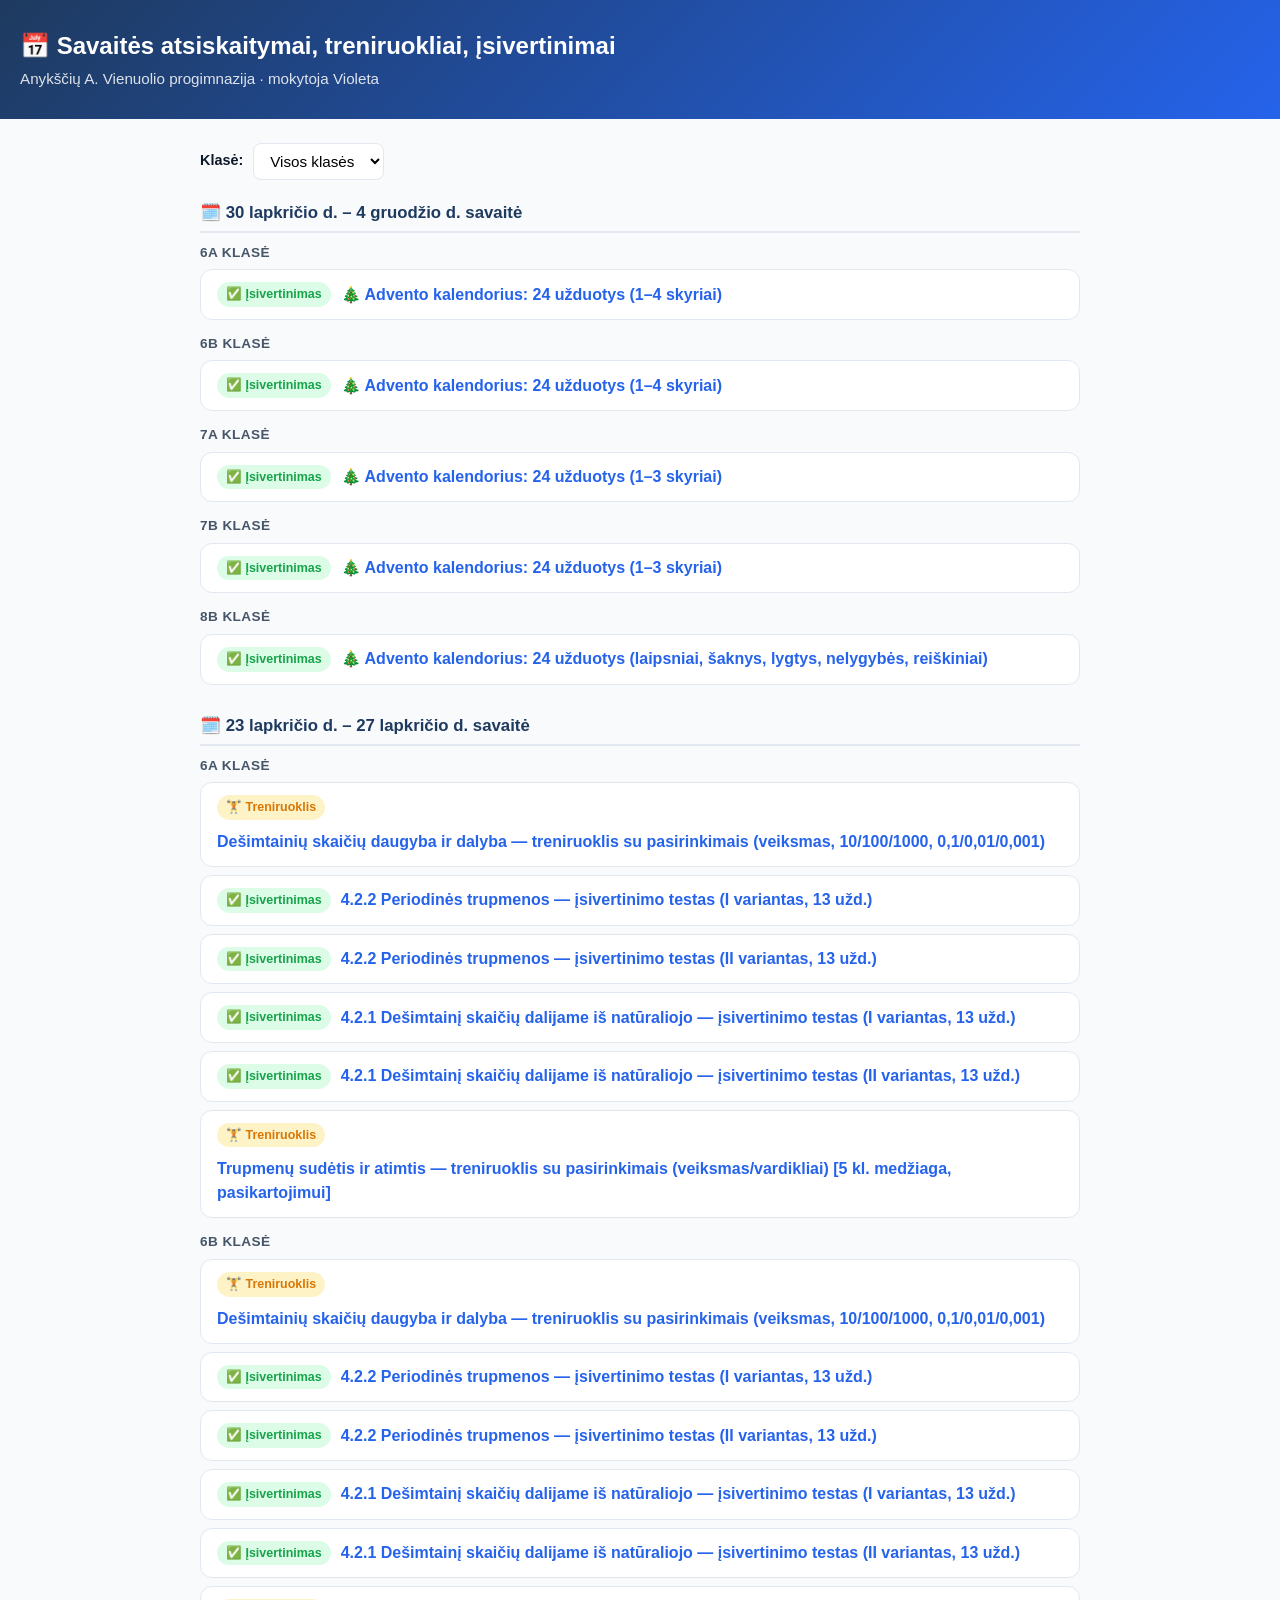
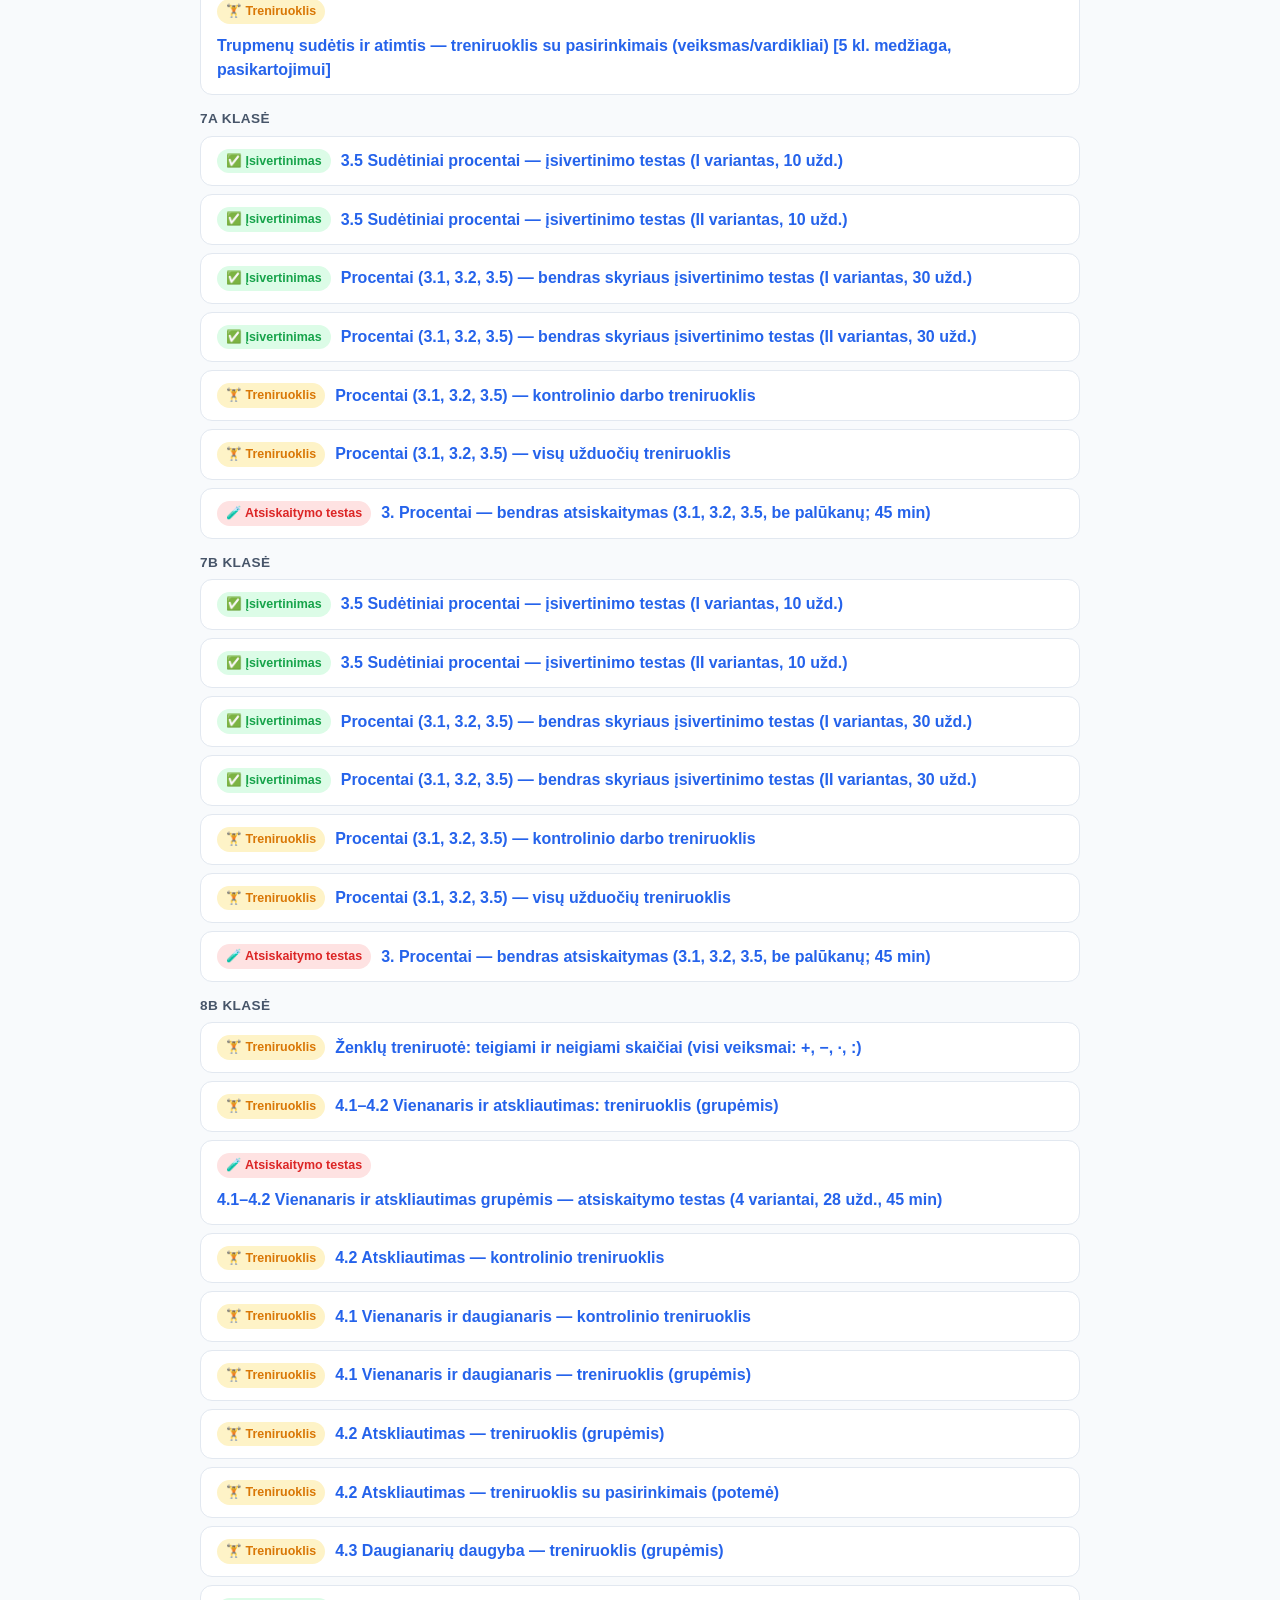
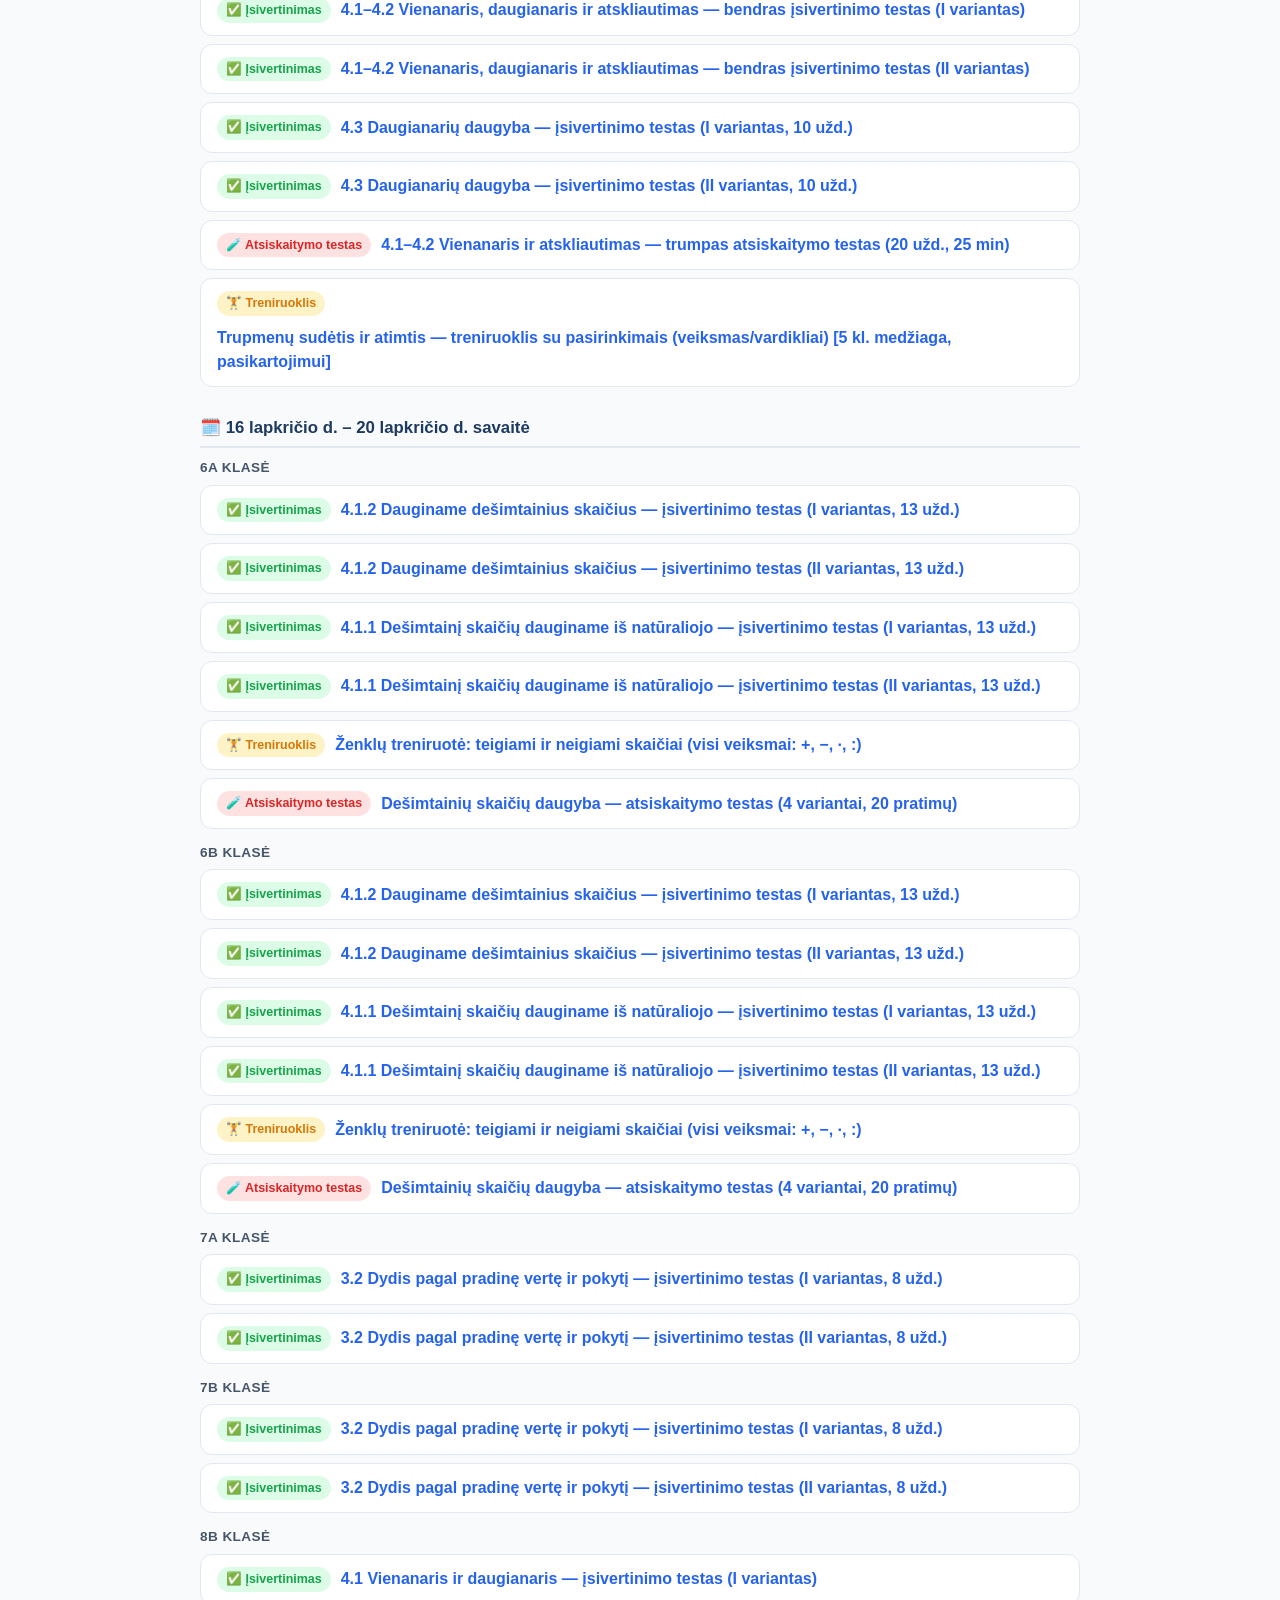
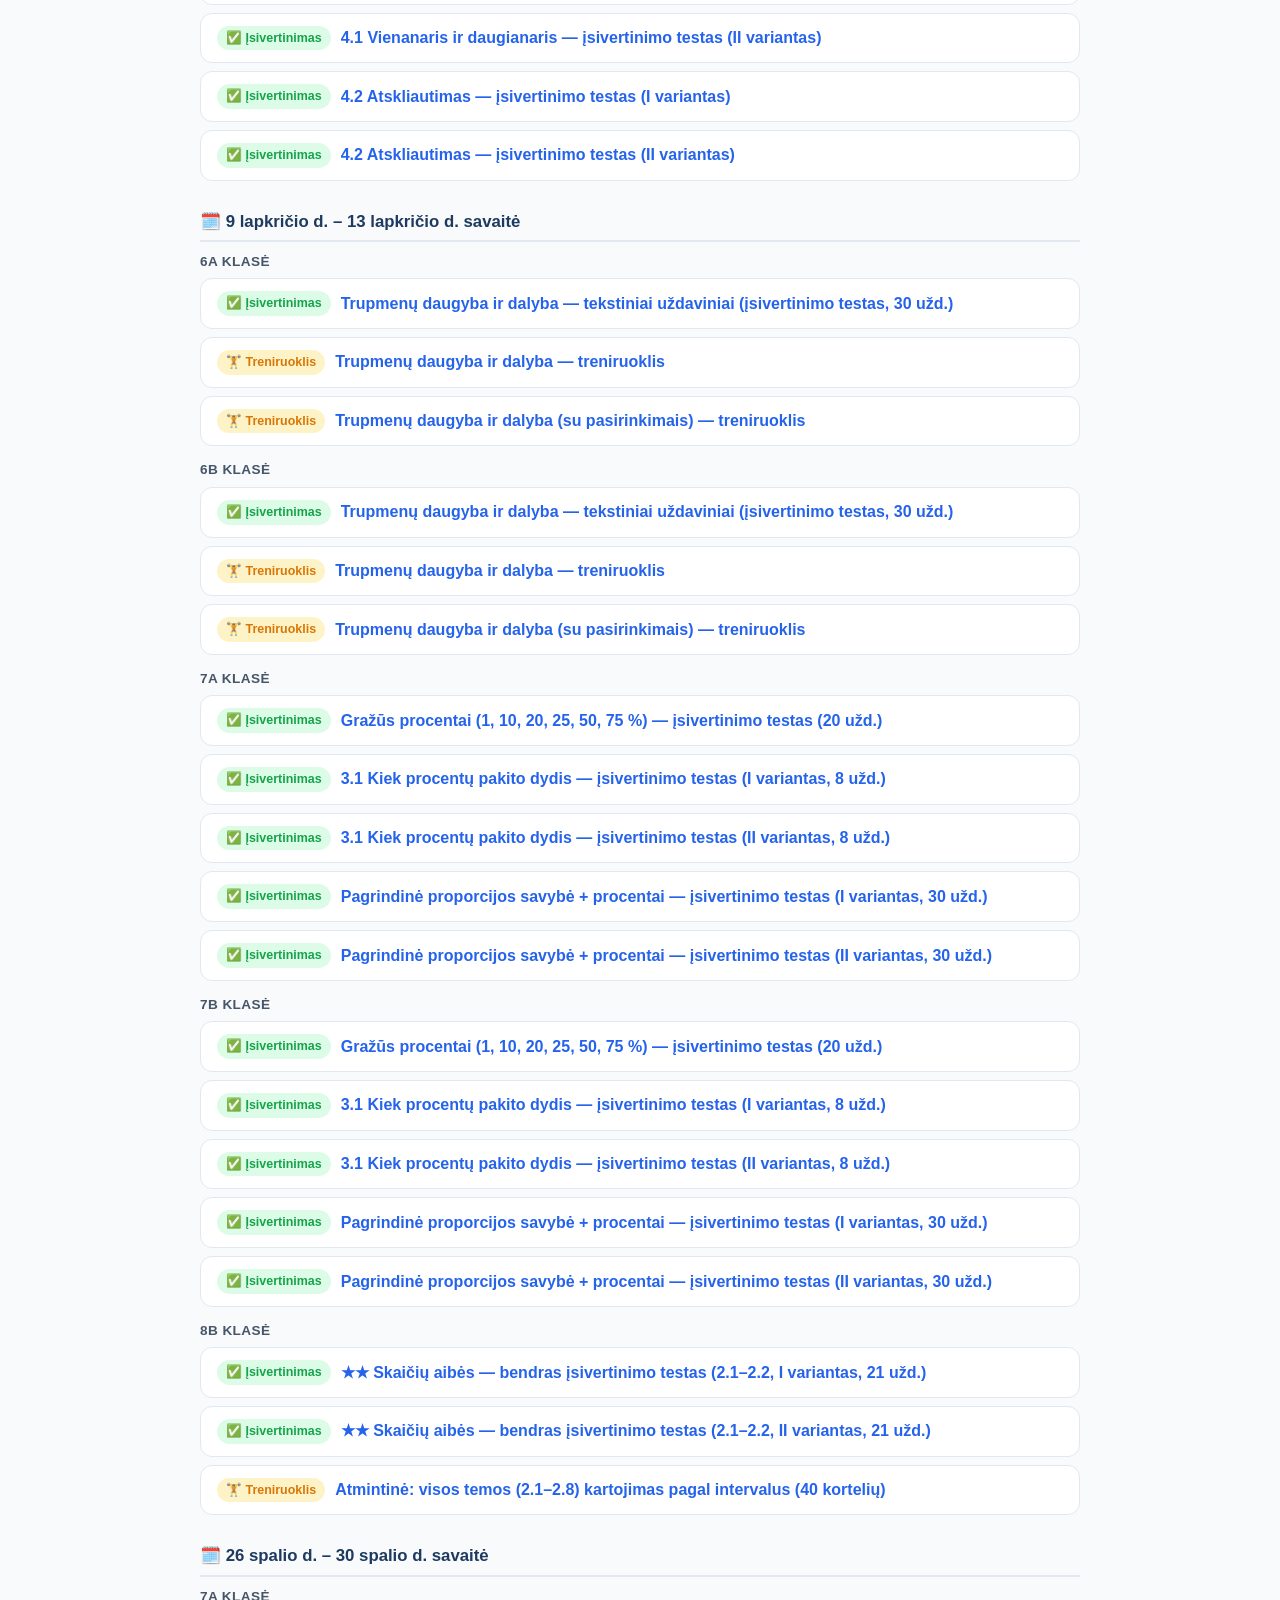
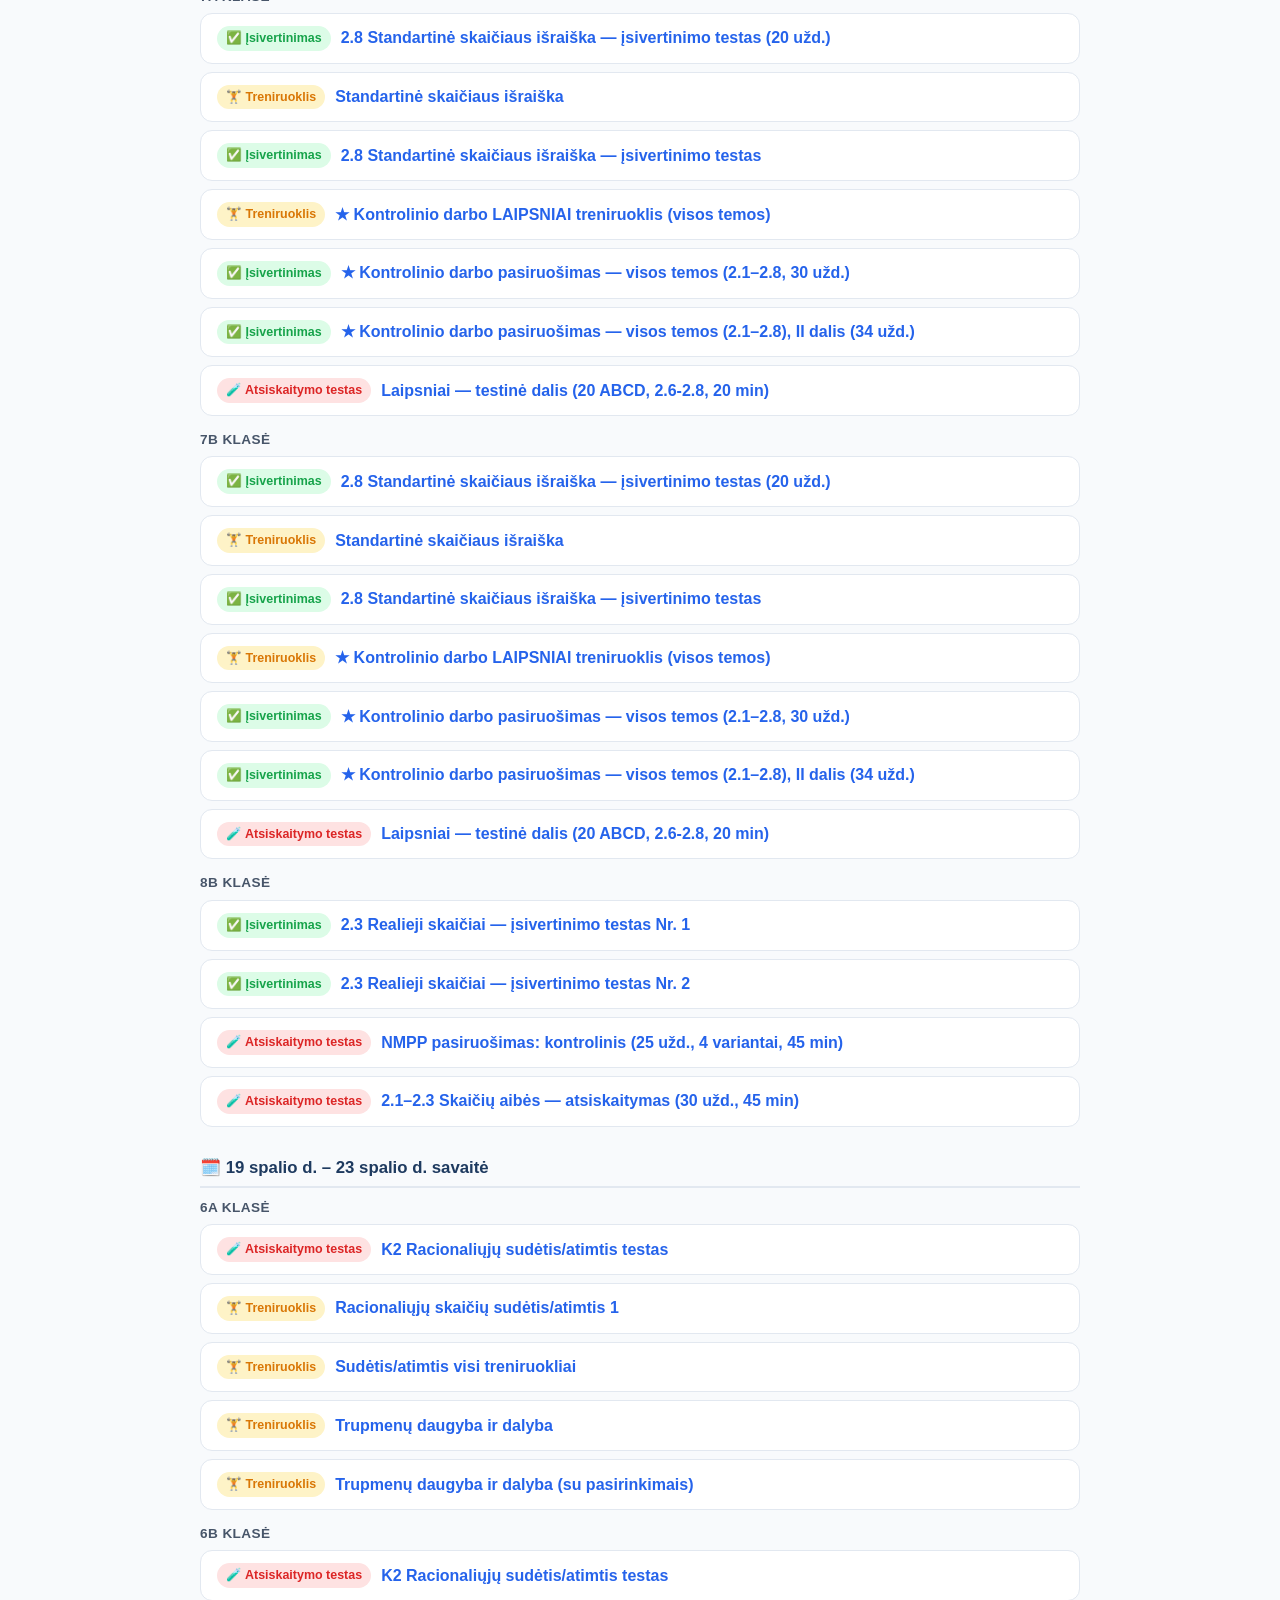
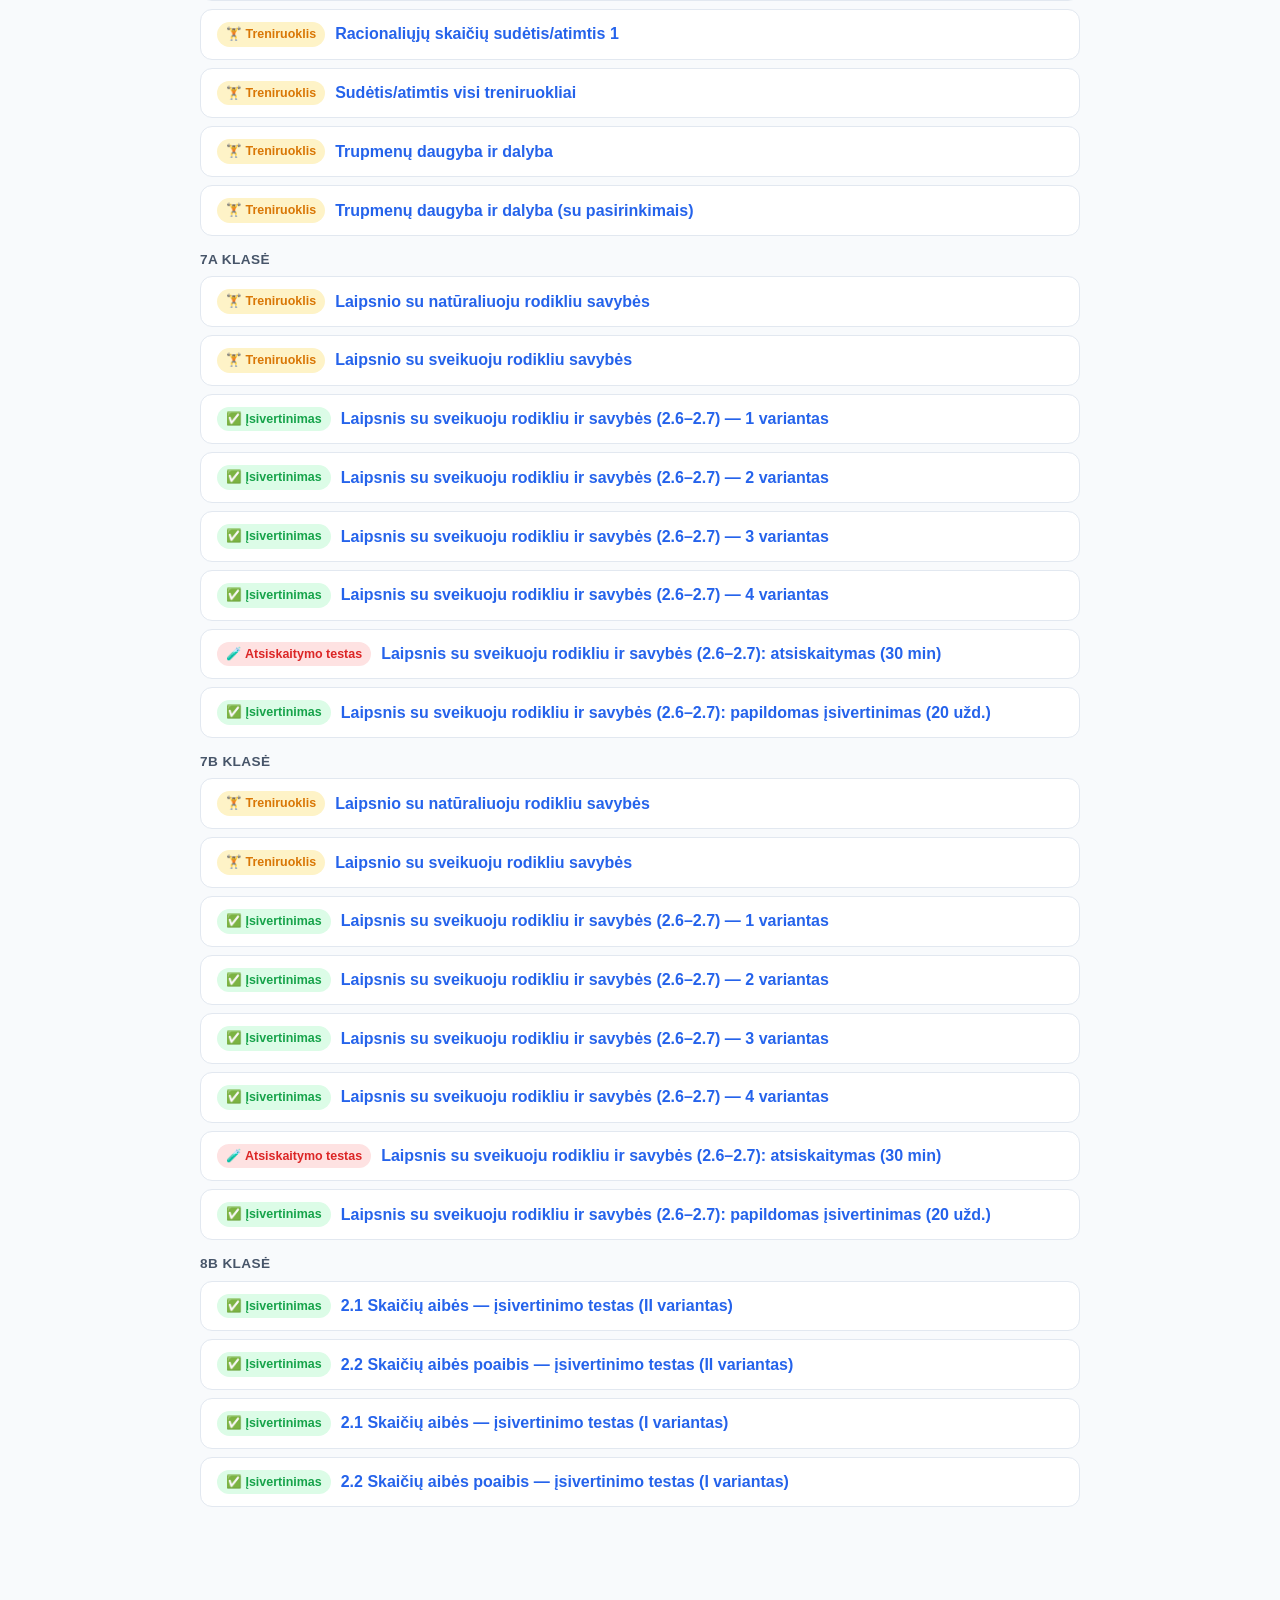
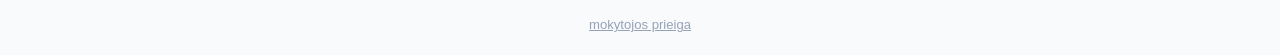
<file: index.html>
<!doctype html>
<html lang="lt">
<head>
<meta charset="UTF-8">
<meta name="viewport" content="width=device-width, initial-scale=1">
<title>Mokyklos atsiskaitymai — Mokytoja Violeta</title>
<link rel="stylesheet" href="assets/style.css">
</head>
<body>

<header class="site-header">
  <h1>📅 Savaitės atsiskaitymai, treniruokliai, įsivertinimai</h1>
  <p>Anykščių A. Vienuolio progimnazija · mokytoja Violeta</p>
</header>

<main>
  <div class="toolbar">
    <label for="klase-filter" style="font-weight:600; font-size:0.9rem;">Klasė:</label>
    <select id="klase-filter">
      <option value="">Visos klasės</option>
    </select>
  </div>

  <div id="content">
    <p class="empty-state">Kraunama…</p>
  </div>
</main>

<footer>
  <a href="admin.html" style="color:inherit;">mokytojos prieiga</a>
</footer>

<script src="assets/shared.js"></script>
<script>
let ALL_ITEMS = [];

function render() {
  const klaseSel = document.getElementById("klase-filter").value;
  const content = document.getElementById("content");

  const visible = ALL_ITEMS.filter(it => it.busena === "paskelbta");
  const filtered = klaseSel
    ? visible.filter(it => it.klase === klaseSel || it.klase === "visos")
    : visible;

  if (!filtered.length) {
    content.innerHTML = `<p class="empty-state">Kol kas nieko nepaskelbta${klaseSel ? " " + klaseSel.toUpperCase() + " klasei" : ""}.</p>`;
    return;
  }

  const grouped = groupByWeekAndClass(filtered);
  const savaites = Object.keys(grouped).sort().reverse();

  let html = "";
  for (const savaite of savaites) {
    html += `<div class="week-group"><h2 class="week-title">🗓️ ${savaitesEtikete(savaite)}</h2>`;
    const klasesSiojeSavaiteje = Object.keys(grouped[savaite]).sort();
    for (const klase of klasesSiojeSavaiteje) {
      const label = klase === "visos" ? "Visoms klasėms" : klase.toUpperCase() + " klasė";
      html += `<div class="class-group"><p class="class-title">${label}</p>`;
      for (const it of grouped[savaite][klase]) {
        const tipas = TIPAI[it.tipas] || { label: it.tipas, emoji: "📄", badge: "" };
        html += `
          <div class="item-card">
            <div class="item-info">
              <span class="badge ${tipas.badge}">${tipas.emoji} ${tipas.label}</span>
              <span class="item-name"><a href="${it.url}" target="_blank" rel="noopener">${it.pavadinimas}</a></span>
            </div>
          </div>`;
      }
      html += `</div>`;
    }
    html += `</div>`;
  }
  content.innerHTML = html;
}

async function init() {
  const sel = document.getElementById("klase-filter");
  for (const k of KLASES) {
    const opt = document.createElement("option");
    opt.value = k;
    opt.textContent = k.toUpperCase() + " klasė";
    sel.appendChild(opt);
  }
  sel.addEventListener("change", render);

  const saved = localStorage.getItem("pasirinkta_klase");
  if (saved) sel.value = saved;
  sel.addEventListener("change", () => localStorage.setItem("pasirinkta_klase", sel.value));

  try {
    const data = await fetchManifest();
    ALL_ITEMS = data.items || [];
    render();
  } catch (e) {
    document.getElementById("content").innerHTML =
      `<p class="empty-state">Nepavyko įkelti sąrašo. Pabandyk perkrauti puslapį.</p>`;
  }
}

init();
</script>

</body>
</html>
</file>
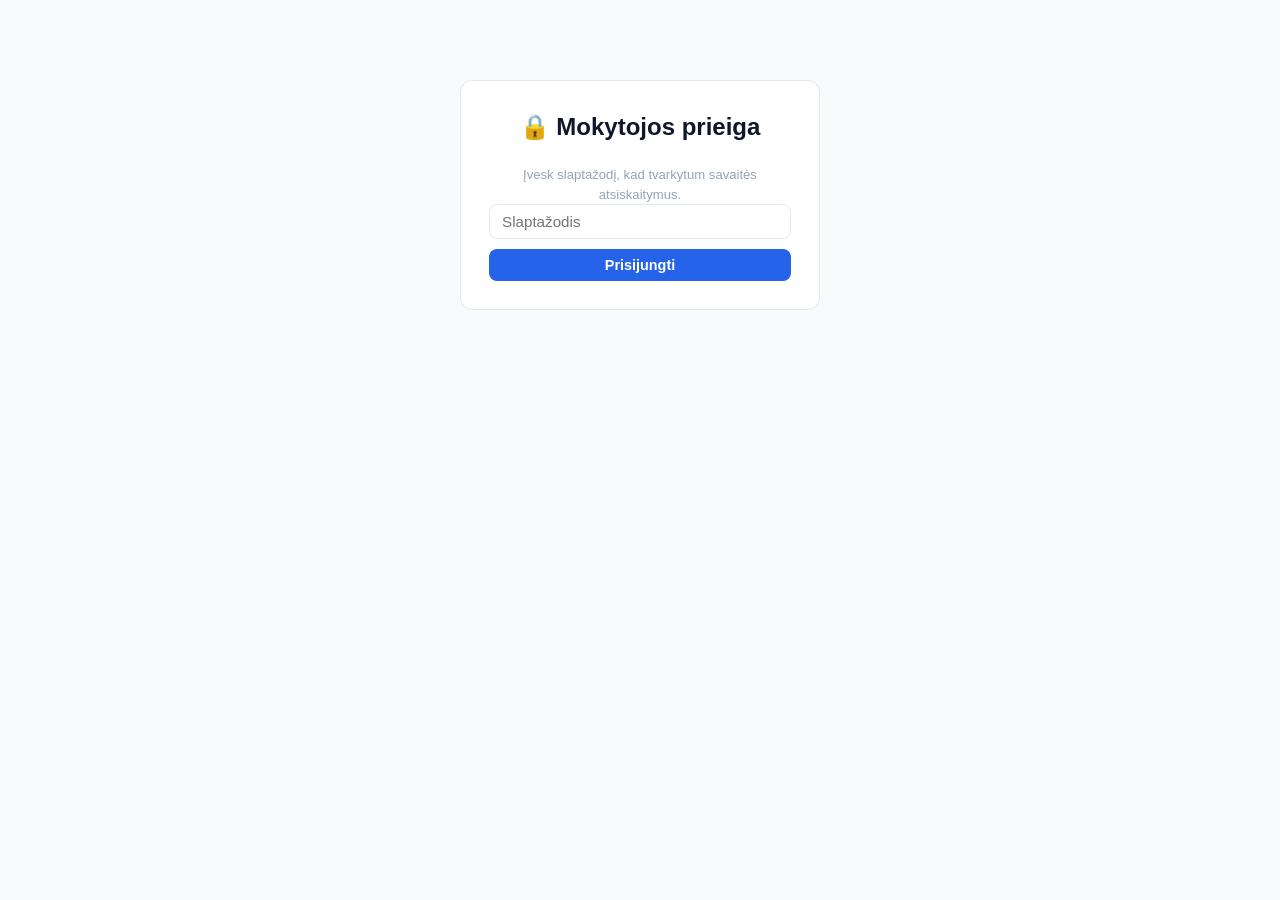
<file: admin.html>
<!doctype html>
<html lang="lt">
<head>
<meta charset="UTF-8">
<meta name="viewport" content="width=device-width, initial-scale=1">
<title>Mokytojos prieiga — Atsiskaitymai</title>
<link rel="stylesheet" href="assets/style.css">
</head>
<body>

<div id="lock" class="lock-screen">
  <h2>🔒 Mokytojos prieiga</h2>
  <p class="help-text">Įvesk slaptažodį, kad tvarkytum savaitės atsiskaitymus.</p>
  <input type="password" id="pwd" placeholder="Slaptažodis" style="width:100%; margin-bottom:10px;">
  <button class="btn-primary" id="unlock-btn" style="width:100%;">Prisijungti</button>
</div>

<div id="app" style="display:none;">
  <header class="site-header">
    <h1>🛠️ Mokytojos panelė</h1>
    <p>Pridėk, redaguok, paskelbk / paslėpk arba ištrink savaitės medžiagą</p>
  </header>

  <main>

    <div class="admin-panel">
      <h2>🔑 GitHub prieiga</h2>
      <p class="help-text">Reikia vieną kartą, kad pakeitimai galėtų įsirašyti į svetainę. Token'as saugomas TIK šioje naršyklėje.</p>
      <div class="form-grid">
        <label>Personal access token (repo scope)
          <input type="password" id="gh-token" placeholder="ghp_...">
        </label>
      </div>
      <button class="btn-ghost btn-sm" id="save-token-btn">Išsaugoti token'ą</button>
      <span id="token-status" class="help-text" style="margin-left:8px;"></span>
    </div>

    <div class="admin-panel">
      <h2 id="form-title">➕ Pridėti nuorodą</h2>
      <div class="form-grid">
        <label>Pavadinimas
          <input type="text" id="f-pavadinimas" placeholder="pvz. Laipsnio savybės — atsiskaitymas">
        </label>
        <label>Tipas
          <select id="f-tipas">
            <option value="atsiskaitymas">🧪 Atsiskaitymo testas</option>
            <option value="treniruoklis">🏋️ Treniruoklis</option>
            <option value="isivertinimas">✅ Įsivertinimas</option>
          </select>
        </label>
        <label>Klasė
          <select id="f-klase"></select>
        </label>
        <label>Savaitė (pirmadienis)
          <input type="date" id="f-savaite">
        </label>
        <label>Nuoroda (URL)
          <input type="url" id="f-url" placeholder="https://...">
        </label>
      </div>
      <div class="actions">
        <button class="btn-primary" id="save-item-btn">Pridėti nuorodą</button>
        <button class="btn-ghost" id="cancel-edit-btn" style="display:none;">Atšaukti redagavimą</button>
      </div>
    </div>

    <div class="admin-panel">
      <h2>📋 Visa medžiaga</h2>
      <div class="toolbar">
        <select id="klase-filter">
          <option value="">Visos klasės</option>
        </select>
      </div>
      <div id="list"><p class="empty-state">Kraunama…</p></div>
    </div>

    <div class="admin-panel">
      <h2>📊 Mokinių rezultatai</h2>
      <p class="help-text">Pažymiai pildomi per /classtime arba /github-vertinimai skill'us — čia tik skaitymui.</p>
      <div class="toolbar">
        <select id="r-klase">
          <option value="">Visos klasės</option>
        </select>
        <select id="r-data">
          <option value="">Visos datos</option>
        </select>
        <select id="r-darbas">
          <option value="">Visi darbai</option>
        </select>
        <input type="text" id="r-mokinys" placeholder="Mokinys (vardas/pavardė)">
        <button class="btn-ghost btn-sm" id="r-refresh-btn">🔄 Atnaujinti</button>
      </div>
      <div id="rezultatai-list"><p class="empty-state">Kraunama…</p></div>
      <p class="help-text" style="margin-top:12px;">Pilnos lentelės:</p>
      <div class="sheets-grid" id="sheets-grid"></div>
    </div>

  </main>
</div>

<script src="assets/shared.js"></script>
<script>
const ADMIN_PASSWORD = "violeta2026";
let MANIFEST_SHA = null;
let ALL_ITEMS = [];
let EDIT_ID = null;

// ---------- užraktas ----------
function tryUnlock() {
  const val = document.getElementById("pwd").value;
  if (val === ADMIN_PASSWORD) {
    localStorage.setItem("admin_unlocked", "1");
    showApp();
  } else {
    showToast("Neteisingas slaptažodis", true);
  }
}
document.getElementById("unlock-btn").addEventListener("click", tryUnlock);
document.getElementById("pwd").addEventListener("keydown", e => { if (e.key === "Enter") tryUnlock(); });

function showApp() {
  document.getElementById("lock").style.display = "none";
  document.getElementById("app").style.display = "block";
  initApp();
}

if (localStorage.getItem("admin_unlocked") === "1") showApp();

// ---------- GitHub token ----------
function getToken() { return localStorage.getItem("gh_token") || ""; }

document.getElementById("save-token-btn").addEventListener("click", () => {
  const t = document.getElementById("gh-token").value.trim();
  if (t) {
    localStorage.setItem("gh_token", t);
    document.getElementById("gh-token").value = "";
    showToast("Token'as išsaugotas");
  }
  updateTokenStatus();
});

function updateTokenStatus() {
  const el = document.getElementById("token-status");
  el.textContent = getToken() ? "✅ Token'as įrašytas" : "⚠️ Token'o dar nėra — pakeitimai neįsirašys";
}

// ---------- GitHub Contents API ----------
async function ghGetManifest() {
  const res = await fetch(
    `https://api.github.com/repos/${GH_OWNER}/${GH_REPO}/contents/${MANIFEST_PATH}?ref=${GH_BRANCH}&t=${Date.now()}`,
    { headers: { Authorization: `token ${getToken()}` } }
  );
  if (!res.ok) throw new Error("Nepavyko gauti manifest.json (patikrink token'ą)");
  const data = await res.json();
  MANIFEST_SHA = data.sha;
  const decoded = decodeURIComponent(escape(atob(data.content)));
  return JSON.parse(decoded);
}

async function ghSaveManifest(obj, message) {
  const content = btoa(unescape(encodeURIComponent(JSON.stringify(obj, null, 2))));
  const res = await fetch(
    `https://api.github.com/repos/${GH_OWNER}/${GH_REPO}/contents/${MANIFEST_PATH}`,
    {
      method: "PUT",
      headers: {
        Authorization: `token ${getToken()}`,
        "Content-Type": "application/json",
      },
      body: JSON.stringify({
        message: message,
        content: content,
        sha: MANIFEST_SHA,
        branch: GH_BRANCH,
      }),
    }
  );
  if (!res.ok) {
    const err = await res.json().catch(() => ({}));
    throw new Error("Nepavyko išsaugoti: " + (err.message || res.status));
  }
  const data = await res.json();
  MANIFEST_SHA = data.content.sha;
}

// ---------- forma ----------
function mondayOfThisWeek() {
  const d = new Date();
  const day = d.getDay() || 7;
  if (day !== 1) d.setDate(d.getDate() - day + 1);
  return toLocalIso(d);
}

function resetForm() {
  EDIT_ID = null;
  document.getElementById("form-title").textContent = "➕ Pridėti nuorodą";
  document.getElementById("f-pavadinimas").value = "";
  document.getElementById("f-tipas").value = "atsiskaitymas";
  document.getElementById("f-klase").value = KLASES[0];
  document.getElementById("f-savaite").value = mondayOfThisWeek();
  document.getElementById("f-url").value = "";
  document.getElementById("save-item-btn").textContent = "Pridėti nuorodą";
  document.getElementById("cancel-edit-btn").style.display = "none";
}

function fillFormForEdit(item) {
  EDIT_ID = item.id;
  document.getElementById("form-title").textContent = "✏️ Redaguoti";
  document.getElementById("f-pavadinimas").value = item.pavadinimas;
  document.getElementById("f-tipas").value = item.tipas;
  document.getElementById("f-klase").value = item.klase;
  document.getElementById("f-savaite").value = item.savaite;
  document.getElementById("f-url").value = item.url;
  document.getElementById("save-item-btn").textContent = "Išsaugoti pakeitimus";
  document.getElementById("cancel-edit-btn").style.display = "inline-block";
  window.scrollTo({ top: 0, behavior: "smooth" });
}

document.getElementById("cancel-edit-btn").addEventListener("click", resetForm);

document.getElementById("save-item-btn").addEventListener("click", async () => {
  if (!getToken()) { showToast("Pirma įrašyk GitHub token'ą", true); return; }
  const pavadinimas = document.getElementById("f-pavadinimas").value.trim();
  const url = document.getElementById("f-url").value.trim();
  const savaite = document.getElementById("f-savaite").value;
  if (!pavadinimas || !url || !savaite) { showToast("Užpildyk pavadinimą, nuorodą ir savaitę", true); return; }

  const payload = {
    tipas: document.getElementById("f-tipas").value,
    klase: document.getElementById("f-klase").value,
    savaite: savaite,
    pavadinimas: pavadinimas,
    url: url,
  };

  try {
    const manifest = await ghGetManifest();
    if (EDIT_ID) {
      const idx = manifest.items.findIndex(it => it.id === EDIT_ID);
      if (idx >= 0) manifest.items[idx] = { ...manifest.items[idx], ...payload };
      await ghSaveManifest(manifest, `Redaguota: ${pavadinimas}`);
      showToast("Pakeitimai išsaugoti");
    } else {
      manifest.items.push({
        id: crypto.randomUUID(),
        ...payload,
        busena: "paskelbta",
        sukurta: new Date().toISOString(),
      });
      await ghSaveManifest(manifest, `Pridėta: ${pavadinimas}`);
      showToast("Pridėta ir paskelbta");
    }
    resetForm();
    await loadAndRenderList();
  } catch (e) {
    showToast(e.message, true);
  }
});

// ---------- sąrašas ----------
async function loadAndRenderList() {
  try {
    const manifest = await ghGetManifest();
    ALL_ITEMS = manifest.items || [];
    renderList();
  } catch (e) {
    document.getElementById("list").innerHTML = `<p class="empty-state">${e.message}</p>`;
  }
}

function renderList() {
  const klaseSel = document.getElementById("klase-filter").value;
  const list = document.getElementById("list");
  let items = [...ALL_ITEMS].sort((a, b) => b.savaite.localeCompare(a.savaite));
  if (klaseSel) items = items.filter(it => it.klase === klaseSel);

  if (!items.length) {
    list.innerHTML = `<p class="empty-state">Nieko nerasta.</p>`;
    return;
  }

  list.innerHTML = items.map(it => {
    const tipas = TIPAI[it.tipas] || { label: it.tipas, emoji: "📄", badge: "" };
    const paskelbta = it.busena === "paskelbta";
    const statusBadge = paskelbta
      ? `<span class="badge badge-isivertinimas">Paskelbta</span>`
      : `<span class="badge badge-hidden">Paslėpta</span>`;
    return `
      <div class="item-card">
        <div class="item-info">
          <span class="badge ${tipas.badge}">${tipas.emoji} ${tipas.label}</span>
          <span class="item-name"><a href="${it.url}" target="_blank" rel="noopener">${it.pavadinimas}</a></span>
          <span class="item-meta">${it.klase.toUpperCase()} · ${fmtDataLt(it.savaite)}</span>
          ${statusBadge}
        </div>
        <div class="actions">
          <button class="btn-ghost btn-sm" onclick="editItem('${it.id}')">Redaguoti</button>
          <button class="btn-ghost btn-sm" onclick="toggleItem('${it.id}')">${paskelbta ? "Paslėpti" : "Paskelbti"}</button>
          <button class="btn-danger btn-sm" onclick="deleteItem('${it.id}')">Ištrinti</button>
        </div>
      </div>`;
  }).join("");
}

function editItem(id) {
  const item = ALL_ITEMS.find(it => it.id === id);
  if (item) fillFormForEdit(item);
}

async function toggleItem(id) {
  if (!getToken()) { showToast("Pirma įrašyk GitHub token'ą", true); return; }
  try {
    const manifest = await ghGetManifest();
    const item = manifest.items.find(it => it.id === id);
    if (!item) return;
    item.busena = item.busena === "paskelbta" ? "paslepta" : "paskelbta";
    await ghSaveManifest(manifest, `${item.busena === "paskelbta" ? "Paskelbta" : "Paslėpta"}: ${item.pavadinimas}`);
    showToast(item.busena === "paskelbta" ? "Paskelbta mokiniams" : "Paslėpta nuo mokinių");
    await loadAndRenderList();
  } catch (e) {
    showToast(e.message, true);
  }
}

async function deleteItem(id) {
  if (!getToken()) { showToast("Pirma įrašyk GitHub token'ą", true); return; }
  const item = ALL_ITEMS.find(it => it.id === id);
  if (!item || !confirm(`Ištrinti „${item.pavadinimas}"? Šio veiksmo atšaukti negalėsi.`)) return;
  try {
    const manifest = await ghGetManifest();
    manifest.items = manifest.items.filter(it => it.id !== id);
    await ghSaveManifest(manifest, `Ištrinta: ${item.pavadinimas}`);
    showToast("Ištrinta");
    await loadAndRenderList();
  } catch (e) {
    showToast(e.message, true);
  }
}

// ---------- init ----------
function initApp() {
  updateTokenStatus();

  const fKlase = document.getElementById("f-klase");
  const filterKlase = document.getElementById("klase-filter");
  for (const k of KLASES) {
    const o1 = document.createElement("option");
    o1.value = k; o1.textContent = k.toUpperCase();
    fKlase.appendChild(o1);
    const o2 = document.createElement("option");
    o2.value = k; o2.textContent = k.toUpperCase() + " klasė";
    filterKlase.appendChild(o2);
  }
  const visosOpt = document.createElement("option");
  visosOpt.value = "visos"; visosOpt.textContent = "Visoms klasėms";
  fKlase.appendChild(visosOpt);

  filterKlase.addEventListener("change", renderList);

  resetForm();
  loadAndRenderList();

  const sheetsGrid = document.getElementById("sheets-grid");
  sheetsGrid.innerHTML = Object.entries(SHEETS).map(([klase, id]) =>
    `<a href="https://docs.google.com/spreadsheets/d/${id}/edit" target="_blank" rel="noopener">${klase.toUpperCase()}</a>`
  ).join("");

  const rKlase = document.getElementById("r-klase");
  for (const k of KLASES) {
    const o = document.createElement("option");
    o.value = k; o.textContent = k.toUpperCase();
    rKlase.appendChild(o);
  }
  ["r-klase", "r-data", "r-darbas"].forEach(id =>
    document.getElementById(id).addEventListener("change", renderRezultatai)
  );
  document.getElementById("r-mokinys").addEventListener("input", renderRezultatai);
  document.getElementById("r-refresh-btn").addEventListener("click", loadRezultatai);

  loadRezultatai();
}

// ---------- rezultatai (skaitymui iš Google Sheets, CSV eksportas) ----------
let ALL_REZULTATAI = [];

async function loadRezultatai() {
  const list = document.getElementById("rezultatai-list");
  list.innerHTML = `<p class="empty-state">Kraunama…</p>`;
  try {
    const perKlase = await Promise.all(KLASES.map(k => fetchKlasesRezultatai(k)));
    ALL_REZULTATAI = perKlase.flat();

    const dataSel = document.getElementById("r-data");
    const darbasSel = document.getElementById("r-darbas");
    const datos = [...new Set(ALL_REZULTATAI.map(r => r.data))].sort().reverse();
    const darbai = [...new Set(ALL_REZULTATAI.map(r => r.darbas))].sort();
    dataSel.innerHTML = `<option value="">Visos datos</option>` +
      datos.map(d => `<option value="${d}">${fmtDataLt(d)}</option>`).join("");
    darbasSel.innerHTML = `<option value="">Visi darbai</option>` +
      darbai.map(d => `<option value="${d}">${d}</option>`).join("");

    renderRezultatai();
  } catch (e) {
    list.innerHTML = `<p class="empty-state">${e.message}</p>`;
  }
}

function renderRezultatai() {
  const klase = document.getElementById("r-klase").value;
  const data = document.getElementById("r-data").value;
  const darbas = document.getElementById("r-darbas").value;
  const mokinys = document.getElementById("r-mokinys").value.trim().toLowerCase();

  let rows = ALL_REZULTATAI;
  if (klase) rows = rows.filter(r => r.klase === klase);
  if (data) rows = rows.filter(r => r.data === data);
  if (darbas) rows = rows.filter(r => r.darbas === darbas);
  if (mokinys) rows = rows.filter(r => r.mokinys.toLowerCase().includes(mokinys));

  rows = [...rows].sort((a, b) => b.data.localeCompare(a.data) || a.klase.localeCompare(b.klase) || a.mokinys.localeCompare(b.mokinys));

  const list = document.getElementById("rezultatai-list");
  if (!rows.length) {
    list.innerHTML = `<p class="empty-state">Pagal šiuos filtrus rezultatų nerasta.</p>`;
    return;
  }

  list.innerHTML = `
    <div style="overflow-x:auto;">
    <table style="width:100%; border-collapse:collapse; font-size:0.9rem;">
      <thead>
        <tr style="text-align:left; border-bottom:2px solid var(--gray-200);">
          <th style="padding:6px 8px;">Data</th>
          <th style="padding:6px 8px;">Klasė</th>
          <th style="padding:6px 8px;">Darbas</th>
          <th style="padding:6px 8px;">Mokinys</th>
          <th style="padding:6px 8px;">Pažymys</th>
        </tr>
      </thead>
      <tbody>
        ${rows.map(r => `
          <tr style="border-bottom:1px solid var(--gray-100);">
            <td style="padding:6px 8px; white-space:nowrap;">${fmtDataLt(r.data)}</td>
            <td style="padding:6px 8px;">${r.klase.toUpperCase()}</td>
            <td style="padding:6px 8px;">${r.darbas}</td>
            <td style="padding:6px 8px;">${r.mokinys}</td>
            <td style="padding:6px 8px; font-weight:700;">${r.pazymys}</td>
          </tr>`).join("")}
      </tbody>
    </table>
    </div>
    <p class="help-text" style="margin-top:8px;">${rows.length} įrašas(ai)</p>`;
}
</script>

</body>
</html>
</file>
<file: assets/style.css>
:root {
  --navy: #1e3a5f;
  --blue: #2563eb;
  --blue-light: #eef2ff;
  --green: #16a34a;
  --amber: #d97706;
  --red: #dc2626;
  --gray-50: #f8fafc;
  --gray-100: #f1f5f9;
  --gray-200: #e2e8f0;
  --gray-400: #94a3b8;
  --gray-600: #475569;
  --gray-900: #0f172a;
  --radius: 12px;
  font-family: -apple-system, "Segoe UI", Roboto, Arial, sans-serif;
}

* { box-sizing: border-box; }

body {
  margin: 0;
  background: var(--gray-50);
  color: var(--gray-900);
  line-height: 1.5;
}

header.site-header {
  background: linear-gradient(135deg, var(--navy), var(--blue));
  color: #fff;
  padding: 28px 20px;
}

header.site-header h1 {
  margin: 0 0 4px;
  font-size: 1.5rem;
}

header.site-header p {
  margin: 0;
  opacity: 0.85;
  font-size: 0.95rem;
}

main {
  max-width: 920px;
  margin: 0 auto;
  padding: 24px 20px 60px;
}

.toolbar {
  display: flex;
  flex-wrap: wrap;
  gap: 10px;
  align-items: center;
  margin-bottom: 20px;
}

select, input[type="text"], input[type="url"], input[type="date"], input[type="password"] {
  padding: 8px 12px;
  border: 1px solid var(--gray-200);
  border-radius: 8px;
  font-size: 0.95rem;
  background: #fff;
}

button {
  cursor: pointer;
  border: none;
  border-radius: 8px;
  padding: 8px 14px;
  font-size: 0.9rem;
  font-weight: 600;
  font-family: inherit;
}

.btn-primary { background: var(--blue); color: #fff; }
.btn-primary:hover { background: #1d4ed8; }
.btn-ghost { background: var(--blue-light); color: var(--blue); }
.btn-ghost:hover { background: #dbeafe; }
.btn-danger { background: #fee2e2; color: var(--red); }
.btn-danger:hover { background: #fecaca; }
.btn-sm { padding: 6px 10px; font-size: 0.82rem; }

.week-group { margin-bottom: 28px; }
.week-title {
  font-size: 1.05rem;
  font-weight: 700;
  color: var(--navy);
  margin: 0 0 10px;
  padding-bottom: 6px;
  border-bottom: 2px solid var(--gray-200);
}

.class-group { margin-bottom: 14px; }
.class-title {
  font-size: 0.85rem;
  font-weight: 700;
  text-transform: uppercase;
  letter-spacing: 0.03em;
  color: var(--gray-600);
  margin: 0 0 6px;
}

.item-card {
  display: flex;
  align-items: center;
  justify-content: space-between;
  gap: 12px;
  background: #fff;
  border: 1px solid var(--gray-200);
  border-radius: var(--radius);
  padding: 12px 16px;
  margin-bottom: 8px;
}

.item-info { display: flex; align-items: center; gap: 10px; flex-wrap: wrap; }

.badge {
  display: inline-flex;
  align-items: center;
  gap: 4px;
  font-size: 0.78rem;
  font-weight: 700;
  padding: 3px 9px;
  border-radius: 999px;
  white-space: nowrap;
}

.badge-atsiskaitymas { background: #fee2e2; color: var(--red); }
.badge-treniruoklis { background: #fef3c7; color: var(--amber); }
.badge-isivertinimas { background: #dcfce7; color: var(--green); }
.badge-hidden { background: var(--gray-100); color: var(--gray-600); }

.item-name { font-weight: 600; }
.item-meta { color: var(--gray-400); font-size: 0.85rem; }

.item-name a { color: var(--blue); text-decoration: none; }
.item-name a:hover { text-decoration: underline; }

.empty-state {
  text-align: center;
  color: var(--gray-400);
  padding: 60px 20px;
}

.admin-panel {
  background: #fff;
  border: 1px solid var(--gray-200);
  border-radius: var(--radius);
  padding: 20px;
  margin-bottom: 24px;
}

.admin-panel h2 {
  margin-top: 0;
  font-size: 1.05rem;
  color: var(--navy);
}

.form-grid {
  display: grid;
  grid-template-columns: repeat(auto-fit, minmax(180px, 1fr));
  gap: 10px;
  margin-bottom: 12px;
}

.form-grid label {
  display: flex;
  flex-direction: column;
  gap: 4px;
  font-size: 0.82rem;
  font-weight: 600;
  color: var(--gray-600);
}

.actions { display: flex; gap: 6px; flex-wrap: wrap; }

.lock-screen {
  max-width: 360px;
  margin: 80px auto;
  background: #fff;
  border: 1px solid var(--gray-200);
  border-radius: var(--radius);
  padding: 28px;
  text-align: center;
}

.lock-screen h2 { margin-top: 0; }

.toast {
  position: fixed;
  bottom: 20px;
  right: 20px;
  background: var(--gray-900);
  color: #fff;
  padding: 12px 18px;
  border-radius: 8px;
  font-size: 0.9rem;
  opacity: 0;
  transform: translateY(10px);
  transition: all 0.25s;
  pointer-events: none;
  z-index: 50;
}

.toast.show { opacity: 1; transform: translateY(0); }
.toast.error { background: var(--red); }

.sheets-grid {
  display: grid;
  grid-template-columns: repeat(auto-fit, minmax(130px, 1fr));
  gap: 8px;
}

.sheets-grid a {
  display: block;
  text-align: center;
  background: var(--blue-light);
  color: var(--blue);
  padding: 10px;
  border-radius: 8px;
  text-decoration: none;
  font-weight: 700;
  font-size: 0.9rem;
}

.sheets-grid a:hover { background: #dbeafe; }

.help-text { color: var(--gray-400); font-size: 0.82rem; margin: 4px 0 0; }

footer {
  text-align: center;
  color: var(--gray-400);
  font-size: 0.82rem;
  padding: 20px;
}
</file>
